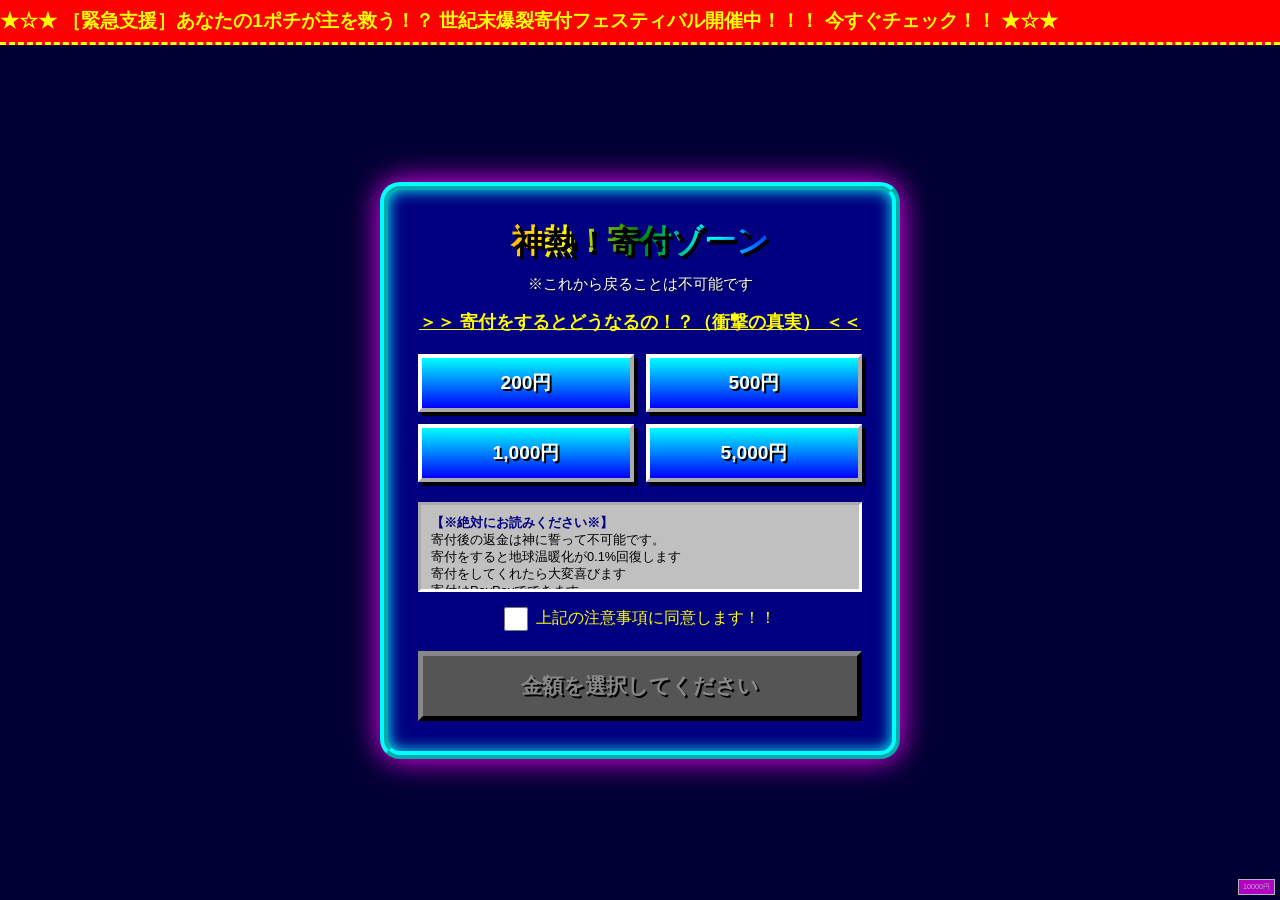
<file: donate/index.html>
<!DOCTYPE html>
<html lang="ja">
<head>
  <meta charset="UTF-8">
  <meta name="viewport" content="width=device-width, initial-scale=1.0">
  <title>★☆★ 乞食 ★☆★</title>
  <style>
    :root {
      --primary-color: #0000ff; /* 平成感のある原色に近い青 */
      --rainbow-grad: linear-gradient(90deg, red, orange, yellow, green, cyan, blue, violet);
    }

    * {
      box-sizing: border-box;
      margin: 0;
      padding: 0;
    }

    body {
      font-family: "MS UI Gothic", "Comic Sans MS", "Arial", sans-serif; /* ダサいフォント指定 */
      background: #000033;
      color: #00ffff;
      display: flex;
      flex-direction: column;
      align-items: center;
      justify-content: center;
      min-height: 100vh;
      padding: 20px;
      position: relative;
      overflow-x: hidden;
      /* 背景狂気パターン */
      animation: retroBg 0.2s infinite alternate;
    }

    @keyframes retroBg {
      0% { background-color: #000033; }
      50% { background-color: #001144; }
      100% { background-color: #110033; }
    }

    /* ダサい流れるテロップ */
    .marquee-banner {
      width: 100%;
      background: red;
      color: yellow;
      font-weight: bold;
      font-size: 1.2rem;
      padding: 8px 0;
      white-space: nowrap;
      overflow: hidden;
      position: fixed;
      top: 0;
      left: 0;
      z-index: 100;
      border-bottom: 3px dashed yellow;
    }

    .marquee-inner {
      display: inline-block;
      animation: marquee 8s linear infinite;
    }

    @keyframes marquee {
      0% { transform: translateX(100vw); }
      100% { transform: translateX(-100%); }
    }

    /* メインカード（激ダサ立体枠線） */
    .donation-card {
      background: #000080;
      border: 8px ridge #00ffff;
      border-radius: 20px;
      box-shadow: 0 0 30px #ff00ff, inset 0 0 15px #00ffff;
      width: 100%;
      max-width: 520px;
      padding: 30px;
      text-align: center;
      position: relative;
      z-index: 10;
      margin-top: 40px;
      animation: cardRave 3s infinite ease-in-out alternate;
    }

    @keyframes cardRave {
      0% { transform: scale(1) rotate(0deg); }
      25% { transform: scale(1.02) rotate(1deg) translateY(-3px); }
      75% { transform: scale(0.98) rotate(-1deg) translateY(3px); }
      100% { transform: scale(1.01) rotate(0.5deg); }
    }

    /* 虹色ダサタイトル */
    h1 {
      font-size: 2rem;
      background: var(--rainbow-grad);
      -webkit-background-clip: text;
      -webkit-text-fill-color: transparent;
      margin-bottom: 10px;
      text-shadow: 3px 3px 0px #000;
      animation: rainbowMove 1s linear infinite, shake 0.1s infinite alternate;
    }

    @keyframes rainbowMove {
      0% { filter: hue-rotate(0deg); }
      100% { filter: hue-rotate(360deg); }
    }

    @keyframes shake {
      0% { transform: translate(1px, 1px); }
      100% { transform: translate(-1px, -1px); }
    }



    p.description {
      font-size: 0.95rem;
      color: #ffffff;
      margin-bottom: 15px;
      text-shadow: 1px 1px 2px #000;
    }

    /* ダサい点滅リンク */
    .info-link {
      display: inline-block;
      margin-bottom: 20px;
      color: #ffff00;
      font-weight: bold;
      font-size: 1.1rem;
      text-decoration: underline;
      animation: blink 0.4s infinite alternate;
    }

    @keyframes blink {
      0% { opacity: 1; transform: scale(1); }
      100% { opacity: 0.2; transform: scale(1.1); }
    }

    /* 金額ボタンエリア */
    .amount-buttons {
      display: grid;
      grid-template-columns: repeat(2, 1fr);
      gap: 12px;
      margin-bottom: 20px;
    }

    /* 超絶ダサい立体感爆発ボタン */
    .btn-amount {
      background: linear-gradient(180deg, #00ffff 0%, #0000ff 100%);
      border: 4px outset #ffffff;
      color: #ffffff;
      padding: 12px;
      font-size: 1.2rem;
      font-weight: bold;
      cursor: pointer;
      text-shadow: 2px 2px 0px #000;
      box-shadow: 4px 4px 0px #000;
      animation: btnJiggle 2s infinite ease-in-out;
    }

    .btn-amount:nth-child(even) { animation-delay: 1s; }

    @keyframes btnJiggle {
      0%, 100% { transform: scale(1); }
      50% { transform: scale(1.04) rotate(-1deg); }
    }

    .btn-amount:hover {
      background: linear-gradient(180deg, #ff00ff 0%, #880088 100%);
      border-style: inset;
      transform: scale(1.1) !important;
    }

    .btn-amount.selected {
      background: linear-gradient(180deg, #00ff00 0%, #006600 100%);
      border-color: #ffff00;
      animation: selectedRave 0.15s infinite alternate;
    }

    @keyframes selectedRave {
      0% { box-shadow: 0 0 20px #00ff00; }
      100% { box-shadow: 0 0 30px #ffff00; }
    }

    /* 注意事項ボックス（レトロなウインドウ風） */
    .terms-box {
      background: #c0c0c0;
      color: #000;
      border: 3px inset #ffffff;
      padding: 10px;
      text-align: left;
      font-size: 0.8rem;
      margin-bottom: 15px;
      max-height: 90px;
      overflow-y: scroll;
    }

    .terms-box strong {
      color: #000080;
    }

    /* 同意チェックボックス（激しい主張） */
    .agreement-container {
      margin-bottom: 20px;
      display: flex;
      align-items: center;
      justify-content: center;
      gap: 8px;
      font-size: 1rem;
      color: #ffff00;
      cursor: pointer;
      animation: pulseText 0.8s infinite alternate;
    }

    @keyframes pulseText {
      0% { transform: scale(1); }
      100% { transform: scale(1.05); color: #ff00ff; }
    }

    .agreement-container input[type="checkbox"] {
      width: 24px;
      height: 24px;
      cursor: pointer;
    }

    /* 寄付ボタン（超カオス仕様） */
    .btn-submit {
      width: 100%;
      background: linear-gradient(180deg, #ff0000 0%, #880000 100%);
      color: #ffff00;
      border: 5px outset #ff00ff;
      padding: 16px;
      font-size: 1.3rem;
      font-weight: bold;
      cursor: pointer;
      text-shadow: 2px 2px 0px #000;
      box-shadow: 0 0 15px #ff0000;
    }

    .btn-submit:disabled {
      background: #555555;
      color: #888888;
      border-color: #333333;
      cursor: not-allowed;
      box-shadow: none;
      animation: none;
    }

    .btn-submit:not(:disabled) {
      animation: submitChaos 0.2s infinite linear;
    }

    @keyframes submitChaos {
      0% { transform: scale(1) rotate(0deg); filter: hue-rotate(0deg); }
      50% { transform: scale(1.06) rotate(-2deg); filter: hue-rotate(180deg); }
      100% { transform: scale(0.98) rotate(2deg); filter: hue-rotate(360deg); }
    }

    /* 右下に超小さく鎮座する10000円ボタン（※今度は逃げないで押せる！） */
    .btn-tiny-secret {
      position: fixed;
      bottom: 5px;
      right: 5px;
      font-size: 0.45rem; /* 超ちっちゃい */
      padding: 2px 4px;
      background: #ff00ff;
      color: #ffffff;
      border: 1px solid #ffffff;
      cursor: pointer;
      z-index: 999;
      opacity: 0.7;
    }

    .btn-tiny-secret:hover {
      opacity: 1;
      transform: scale(2); /* ホバーするとちょっと大きくなって押しやすくなる優しさ */
      background: #00ff00;
      color: #000000;
    }

    .btn-tiny-secret.selected {
      background: #00ffff;
      color: #000;
      font-weight: bold;
      opacity: 1;
    }

    /* 画面を舞うダサ爆発パーティクル */
    .particle {
      position: fixed;
      pointer-events: none;
      z-index: 9999;
      font-weight: bold;
      font-size: 1.5rem;
      animation: particleFly 1.2s forwards ease-out;
    }

    @keyframes particleFly {
      0% { transform: translate(0, 0) scale(1) rotate(0deg); opacity: 1; }
      100% { transform: translate(var(--dx), var(--dy)) scale(3) rotate(720deg); opacity: 0; }
    }
  </style>
</head>
<body>

  <!-- ダサい流れる文字 -->
  <div class="marquee-banner">
    <div class="marquee-inner">
      ★☆★ ［緊急支援］あなたの1ポチが主を救う！？ 世紀末爆裂寄付フェスティバル開催中！！！ 今すぐチェック！！ ★☆★
    </div>
  </div>

  <div class="donation-card">
    <h1>神熱！寄付ゾーン</h1>
    


    <p class="description">※これから戻ることは不可能です</p>
    
    <a href="about.html" class="info-link">＞＞ 寄付をするとどうなるの！？（衝撃の真実） ＜＜</a>

    <div id="amount-buttons-container" class="amount-buttons"></div>

    <div class="terms-box">
      <strong>【※絶対にお読みください※】</strong>
      <ul>
        <li>寄付後の返金は神に誓って不可能です。</li>
        <li>寄付をすると地球温暖化が0.1%回復します</li>
        <li>寄付をしてくれたら大変喜びます</li>
        <li>寄付はPayPayでできます</li>
        <li>もしリンクが切れてたらお問い合わせで更新しろゴルァと送信してください</li>
      </ul>
    </div>

    <label class="agreement-container">
      <input type="checkbox" id="agree-checkbox">
      <span>上記の注意事項に同意します！！</span>
    </label>

    <button type="button" id="submit-btn" class="btn-submit" disabled>
      金額を選択してください
    </button>
  </div>

  <div id="secret-buttons-container"></div>

  <script>
    // --------------------------------------------------
    // 設定（コンフィグ）
    // --------------------------------------------------
    const DONATION_CONFIG = {
      amounts: [
        { amount: 200, label: "200円", redirectUrl: "https://link.tunaisinbox.f5.si/paypay200yen" },
        { amount: 500, label: "500円", redirectUrl: "https://link.tunaisinbox.f5.si/paypay500yen" },
        { amount: 1000, label: "1,000円", redirectUrl: "https://link.tunaisinbox.f5.si/paypay1000yen" },
        { amount: 5000, label: "5,000円", redirectUrl: "https://link.tunaisinbox.f5.si/paypay5000yen" },
        // 右下の超ちっちゃい10,000円（※今回は逃げずにちゃんと押せます！）
        { amount: 10000, label: "10000円", redirectUrl: "https://link.tunaisinbox.f5.si/paypay10000yen", isSecret: true }
      ]
    };

    // 効果音 (sound.mp3) の読み込み処理
    function playExplosionSound() {
      try {
        const audio = new Audio('sound.mp3');
        audio.volume = 0.8;
        audio.play().catch(e => console.log("オーディオ再生ブロック:", e));
      } catch (e) {
        console.log("音源の読み込みエラー", e);
      }
    }

    let selectedItem = null;
    const amountContainer = document.getElementById('amount-buttons-container');
    const secretContainer = document.getElementById('secret-buttons-container');
    const agreeCheckbox = document.getElementById('agree-checkbox');
    const submitBtn = document.getElementById('submit-btn');

    // --------------------------------------------------
    // 金額ボタンの生成
    // --------------------------------------------------
    DONATION_CONFIG.amounts.forEach(item => {
      const button = document.createElement('button');
      button.type = 'button';
      button.textContent = item.label;

      if (item.isSecret) {
        button.className = 'btn-tiny-secret btn-amount-item';
        secretContainer.appendChild(button);
      } else {
        button.className = 'btn-amount btn-amount-item';
        amountContainer.appendChild(button);
      }

      button.addEventListener('click', (e) => {
        // 爆発音を再生！
        playExplosionSound();

        document.querySelectorAll('.btn-amount-item').forEach(b => b.classList.remove('selected'));
        button.classList.add('selected');
        selectedItem = item;

        // 画面シェイク＆爆発文字発生
        shakeScreen(item.isSecret ? 30 : 10);
        spawnParticles(e.clientX, e.clientY, item.isSecret ? "💥THX💥" : "💥DONATION💥");

        updateSubmitButtonState();
      });
    });

    agreeCheckbox.addEventListener('change', () => {
      playExplosionSound();
      if (agreeCheckbox.checked) {
        spawnParticles(window.innerWidth / 2, window.innerHeight / 2, "💥");
      }
      updateSubmitButtonState();
    });

    function updateSubmitButtonState() {
      const isAgreed = agreeCheckbox.checked;

      if (selectedItem && isAgreed) {
        submitBtn.disabled = false;
        submitBtn.textContent = `🔥 ${Number(selectedItem.amount).toLocaleString()}円を乞食野郎に寄付する！ 🔥`;
      } else {
        submitBtn.disabled = true;
        if (!selectedItem) {
          submitBtn.textContent = "金額を選択してください";
        } else if (!isAgreed) {
          submitBtn.textContent = "注意事項に同意してください";
        }
      }
    }

    // 画面揺れ演出
    function shakeScreen(intensity = 10) {
      let count = 0;
      const interval = setInterval(() => {
        const rx = (Math.random() - 0.5) * intensity;
        const ry = (Math.random() - 0.5) * intensity;
        document.body.style.transform = `translate(${rx}px, ${ry}px)`;
        count++;
        if (count > 12) {
          clearInterval(interval);
          document.body.style.transform = 'translate(0, 0)';
        }
      }, 25);
    }

    // 爆発パーティクル
    function spawnParticles(x, y, text) {
      for (let i = 0; i < 12; i++) {
        const p = document.createElement('div');
        p.className = 'particle';
        p.textContent = text;
        p.style.left = `${x}px`;
        p.style.top = `${y}px`;
        p.style.color = ['#ff0000', '#00ff00', '#ffff00', '#ff00ff', '#00ffff'][Math.floor(Math.random() * 5)];

        const dx = (Math.random() - 0.5) * 400;
        const dy = (Math.random() - 0.5) * 400;
        p.style.setProperty('--dx', `${dx}px`);
        p.style.setProperty('--dy', `${dy}px`);

        document.body.appendChild(p);
        setTimeout(() => p.remove(), 1200);
      }
    }

    // 送信ボタンクリック時の最終大爆発リダイレクト
    submitBtn.addEventListener('click', () => {
      if (!submitBtn.disabled && selectedItem && selectedItem.redirectUrl) {
        playExplosionSound();
        
        // 超連続爆発
        for(let i=0; i<5; i++) {
          setTimeout(() => {
            playExplosionSound();
            shakeScreen(40);
            spawnParticles(Math.random() * window.innerWidth, Math.random() * window.innerHeight, "💣BIG BANG💣");
          }, i * 150);
        }

        document.body.style.transition = "all 1s ease-in";
        document.body.style.transform = "scale(0) rotate(1440deg)";
        document.body.style.filter = "invert(100%)";

        setTimeout(() => {
          window.location.href = selectedItem.redirectUrl;
        }, 1000);
      }
    });
  </script>
</body>
</html>
</file>
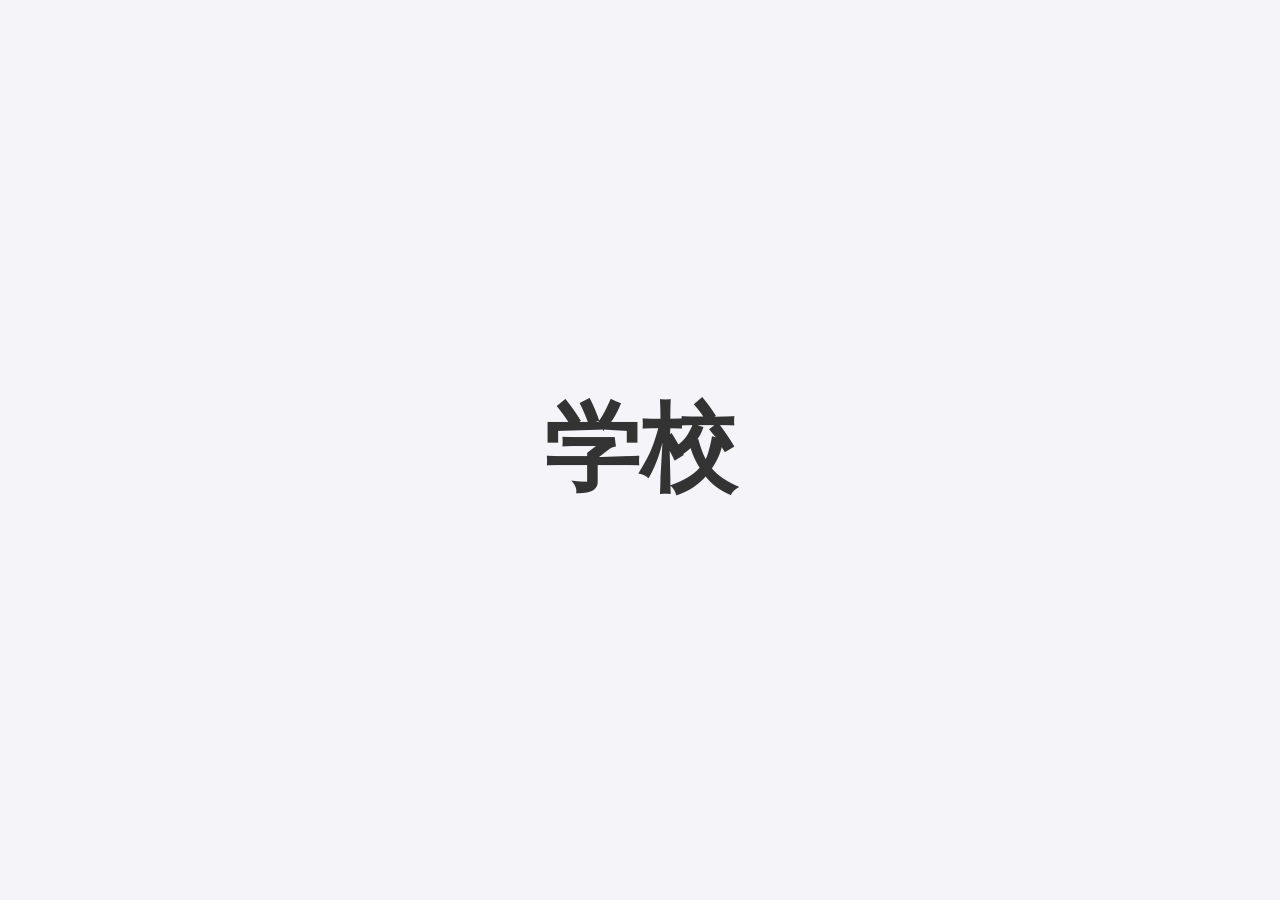
<file: school/index.html>
<!DOCTYPE html>
<html lang="ja">
<head>
    <meta charset="UTF-8">
    <meta name="viewport" content="width=device-width, initial-scale=1.0">
    <title>学校へ</title>
    <style>
        body {
            margin: 0;
            display: flex;
            justify-content: center;
            align-items: center;
            height: 100vh;
            font-family: sans-serif;
            background-color: #f4f4f9;
        }
        .center-text {
            font-size: 6rem; /* サイズを大きく変更 */
            font-weight: bold;
            color: #333;
            text-align: center;
        }
    </style>
</head>
<body>

    <div class="center-text">学校</div>

</body>
</html>
</file>
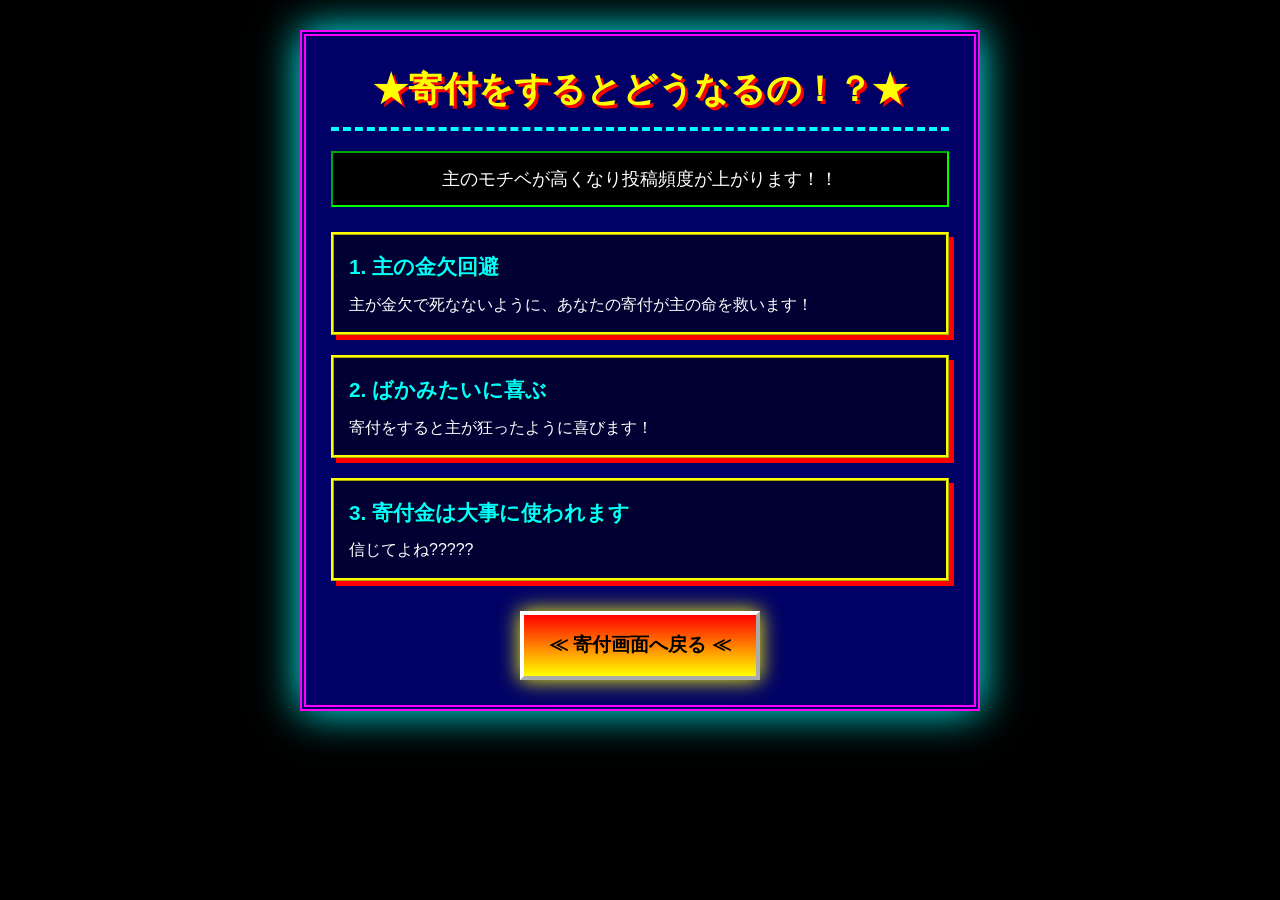
<file: about.html>
<!DOCTYPE html>
<html lang="ja">
<head>
  <meta charset="UTF-8">
  <meta name="viewport" content="width=device-width, initial-scale=1.0">
  <title>★寄付をするとどうなるの?★</title>
  <style>
    * {
      box-sizing: border-box;
      margin: 0;
      padding: 0;
    }

    body {
      font-family: "MS UI Gothic", "Comic Sans MS", sans-serif;
      background: #000000;
      color: #00ff00;
      padding: 30px 15px;
      line-height: 1.6;
      overflow-x: hidden;
      animation: bgPulse 1s infinite alternate;
    }

    @keyframes bgPulse {
      0% { background-color: #000000; }
      100% { background-color: #1a001a; }
    }

    .container {
      max-width: 680px;
      margin: 0 auto;
      background: #000066;
      border: 6px double #ff00ff;
      padding: 25px;
      box-shadow: 0 0 40px #00ffff;
      position: relative;
      animation: containerSpin 10s infinite linear alternate;
    }

    @keyframes containerSpin {
      0% { transform: rotate(0deg); }
      50% { transform: rotate(1deg) scale(1.01); }
      100% { transform: rotate(-1deg); }
    }

    h1 {
      color: #ffff00;
      font-size: 2.2rem;
      text-align: center;
      margin-bottom: 20px;
      text-shadow: 3px 3px 0px #ff0000;
      border-bottom: 4px dashed #00ffff;
      padding-bottom: 10px;
      animation: titleBlink 0.3s infinite alternate;
    }

    @keyframes titleBlink {
      0% { opacity: 1; }
      100% { opacity: 0.7; color: #ff00ff; }
    }

    .intro-text {
      font-size: 1.1rem;
      color: #ffffff;
      background: #000;
      border: 2px inset #00ff00;
      padding: 12px;
      margin-bottom: 25px;
      text-align: center;
    }

    .use-case-list {
      display: flex;
      flex-direction: column;
      gap: 20px;
      margin-bottom: 30px;
    }

    .use-case-card {
      background: #000033;
      border: 3px ridge #ffff00;
      padding: 15px;
      box-shadow: 5px 5px 0px #ff0000;
      transition: transform 0.2s;
    }

    .use-case-card:hover {
      transform: scale(1.05) rotate(-1deg);
      background: #330033;
    }

    .use-case-card h2 {
      font-size: 1.3rem;
      color: #00ffff;
      margin-bottom: 8px;
      text-shadow: 1px 1px 0px #000;
    }

    .use-case-card p {
      font-size: 1rem;
      color: #ffffff;
    }

    .btn-back {
      display: block;
      width: 240px;
      margin: 0 auto;
      background: linear-gradient(180deg, #ff0000 0%, #ffff00 100%);
      color: #000000;
      text-decoration: none;
      padding: 15px;
      border: 4px outset #ffffff;
      font-weight: bold;
      font-size: 1.2rem;
      text-align: center;
      box-shadow: 0 0 20px #ffff00;
      animation: backBtnRave 0.2s infinite alternate;
    }

    @keyframes backBtnRave {
      0% { transform: scale(1); filter: hue-rotate(0deg); }
      100% { transform: scale(1.08); filter: hue-rotate(180deg); }
    }
  </style>
</head>
<body>

  <div class="container">
    <h1 id="page-title">Loading...</h1>
    <p id="page-intro" class="intro-text"></p>

    <div id="use-cases-container" class="use-case-list"></div>

    <a href="index.html" id="back-link" class="btn-back">≪ 寄付画面へ戻る ≪</a>
  </div>

  <script>
    // --------------------------------------------------
    // コンフィグ（文章設定）
    // --------------------------------------------------
    const PAGE_CONFIG = {
      title: "★寄付をするとどうなるの！？★",
      intro: "主のモチベが高くなり投稿頻度が上がります！！",
      useCases: [
        {
          heading: " 1. 主の金欠回避",
          description: "主が金欠で死なないように、あなたの寄付が主の命を救います！"
        },
        {
          heading: " 2. ばかみたいに喜ぶ",
          description: "寄付をすると主が狂ったように喜びます！"
        },
        {
          heading: " 3. 寄付金は大事に使われます",
          description: "信じてよね?????"
        }
      ]
    };

    // 音声再生
    function playSound() {
      try {
        const audio = new Audio('sound.mp3');
        audio.volume = 0.6;
        audio.play().catch(e => {});
      } catch(e) {}
    }

    document.addEventListener("DOMContentLoaded", () => {
      document.getElementById("page-title").textContent = PAGE_CONFIG.title;
      document.getElementById("page-intro").textContent = PAGE_CONFIG.intro;

      const container = document.getElementById("use-cases-container");
      container.innerHTML = "";

      PAGE_CONFIG.useCases.forEach(item => {
        const card = document.createElement("div");
        card.className = "use-case-card";
        
        card.innerHTML = `
          <h2>${item.heading}</h2>
          <p>${item.description}</p>
        `;

        card.addEventListener('click', () => {
          playSound();
        });

        container.appendChild(card);
      });

      document.getElementById("back-link").addEventListener("click", () => {
        playSound();
      });
    });
  </script>
</body>
</html>
</file>
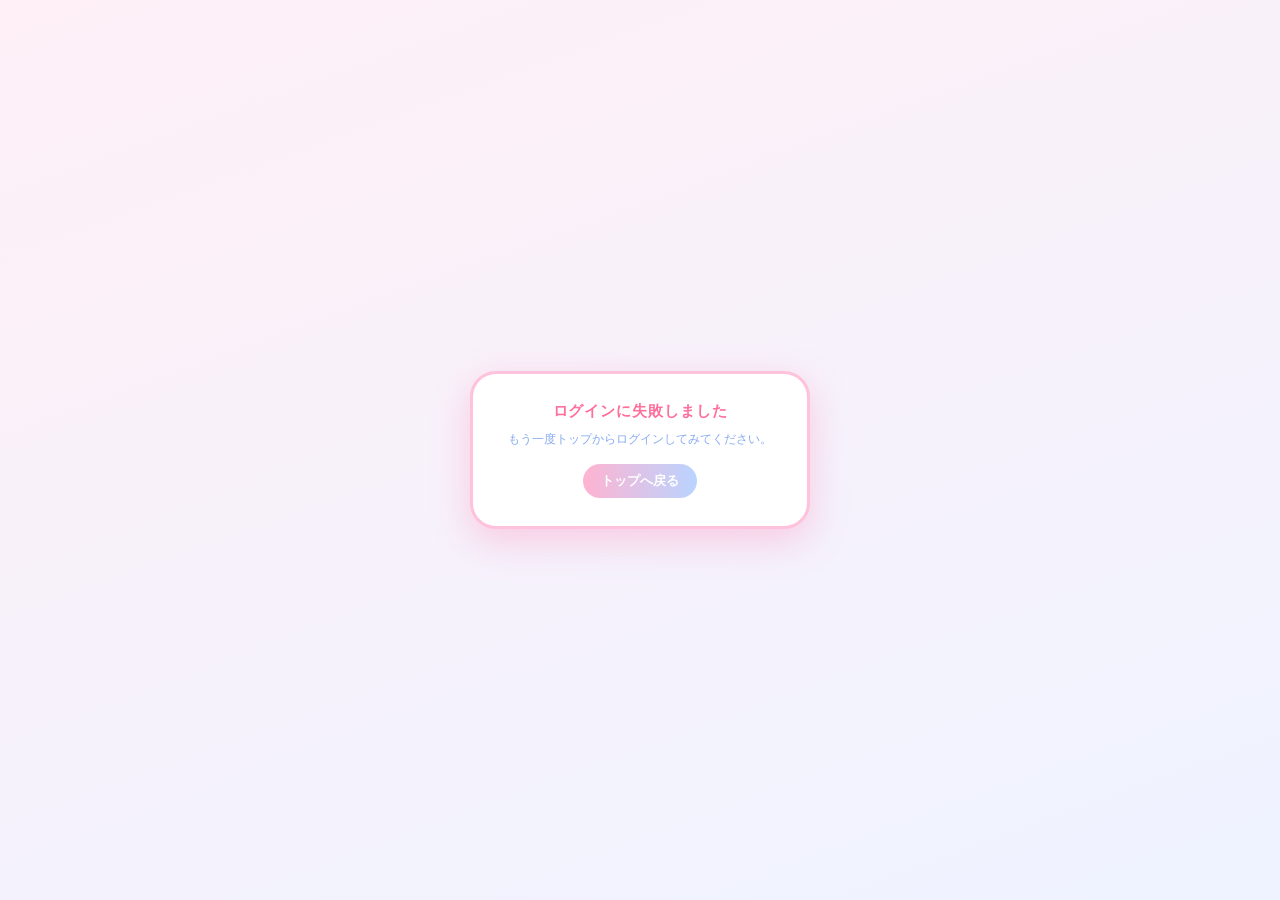
<file: callback.html>
<!DOCTYPE html>
<html lang="ja">
<head>
  <meta charset="UTF-8">
  <meta name="viewport" content="width=device-width, initial-scale=1.0">
  <meta name="robots" content="noindex, nofollow">
  <title>ログイン中…</title>
  <style>
    * { margin: 0; padding: 0; box-sizing: border-box; }
    body {
      min-height: 100vh; display: flex; align-items: center; justify-content: center; padding: 16px;
      background: linear-gradient(160deg, #fff0f7 0%, #eef3ff 100%);
      font-family: 'Hiragino Maru Gothic ProN', 'Arial Rounded MT Bold', 'Yu Gothic UI', 'Hiragino Kaku Gothic ProN', sans-serif;
    }
    .card {
      width: 100%; max-width: 340px; padding: 28px 20px; text-align: center; background: #fff;
      border: 3px solid #ffc2dc; border-radius: 26px; box-shadow: 0 12px 36px rgba(255, 130, 180, .35);
    }
    .ring {
      width: 44px; height: 44px; margin: 0 auto 14px; border-radius: 50%;
      border: 5px solid rgba(255, 173, 207, .25); border-top-color: #ff9fc6; animation: spin .9s linear infinite;
    }
    @keyframes spin { to { transform: rotate(360deg); } }
    .msg { font-size: 15px; font-weight: 700; letter-spacing: .06em; color: #ff8fb8; }
    .sub { margin-top: 8px; font-size: 12px; line-height: 1.7; color: #86aaf0; }
    .err .ring { display: none; }
    .err .msg { color: #ff6f9c; }
    a { display: inline-block; margin-top: 14px; padding: 8px 18px; border-radius: 99px; font-weight: 700; font-size: 13px;
        color: #fff; text-decoration: none; background: linear-gradient(90deg, #ffb3d1, #b9d4ff); }
    a[hidden] { display: none; }
  </style>
</head>
<body>
  <div class="card" id="card">
    <div class="ring"></div>
    <div class="msg" id="msg">ログインしています…</div>
    <div class="sub" id="sub">少しだけ待ってね</div>
    <a href="/" id="home" hidden>トップへ戻る</a>
  </div>

  <script src="https://account.tunaisinbox.workers.dev/sdk.js"></script>
  <script>
    // login.js と同じ値にしてください
    var CLIENT_ID = "client_id: tuna_b38ce56b02e68aa355c0";
    var REDIRECT  = "https://tunaisinbox.f5.si/callback";

    function fail(text) {
      document.getElementById("card").className = "card err";
      document.getElementById("msg").textContent = text;
      document.getElementById("sub").textContent = "もう一度トップからログインしてみてください。";
      document.getElementById("home").hidden = false;
    }

    try {
      TunaAuth.init({ clientId: CLIENT_ID, redirectUri: REDIRECT });
      TunaAuth.finish().then(function (user) {
        if (!user) return fail("ログインできませんでした");
        try { localStorage.setItem("tuna_user", JSON.stringify({ tunaid: user.tunaid, name: user.name })); } catch (e) {}
        location.replace("/");
      }).catch(function () { fail("ログインに失敗しました"); });
    } catch (e) {
      fail("ログインに失敗しました");
    }
  </script>
</body>
</html>
</file>
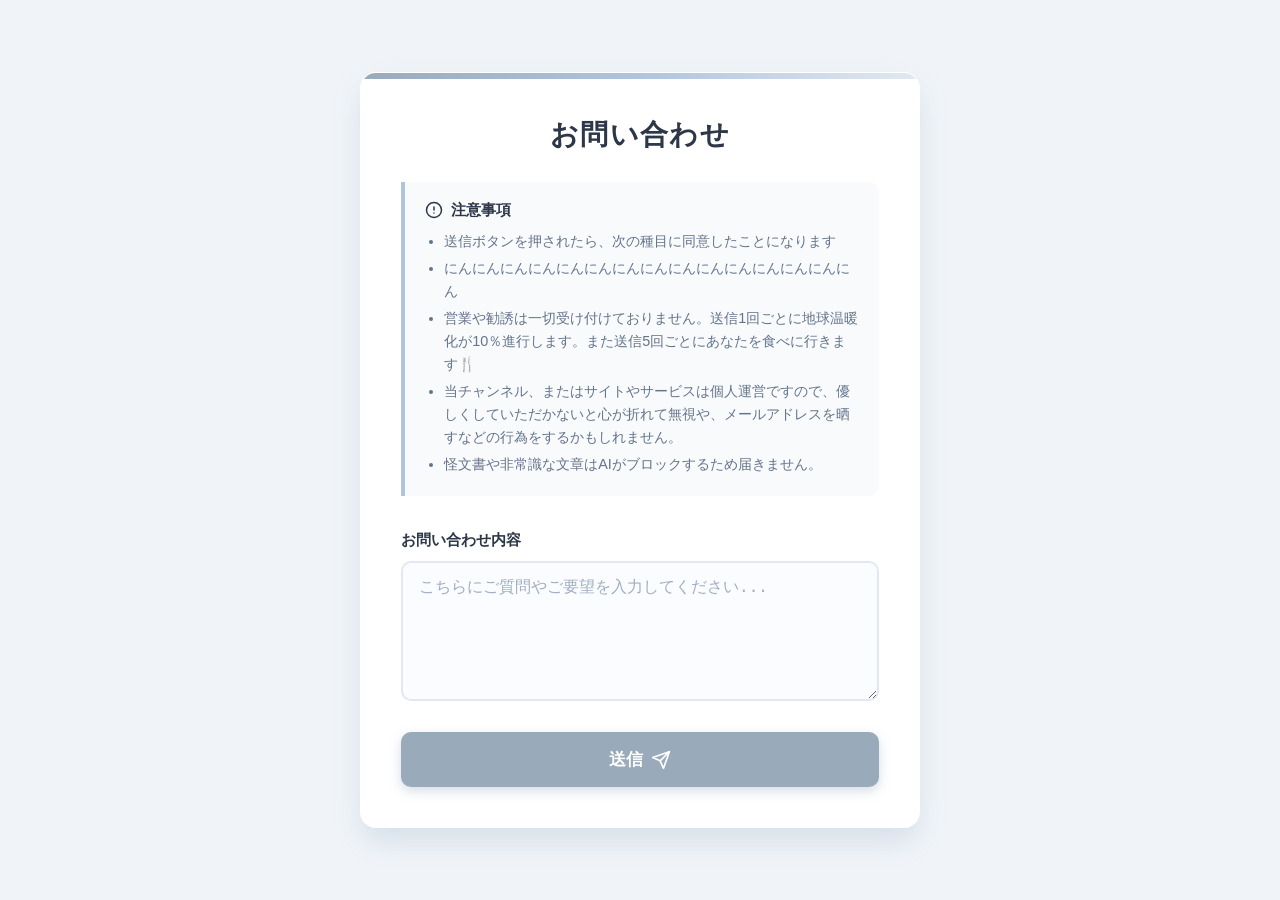
<file: otoiawasefoooom.html>
<!DOCTYPE html>
<html lang="ja">
<head>
  <meta charset="UTF-8">
  <meta name="viewport" content="width=device-width, initial-scale=1.0">
  <title>お問い合わせフォーム</title>
  <style>
    /* ==============================================
       カラーパレット & デザイン変数
       ============================================== */
    :root {
      --color-main: #99AABB;         /* メインカラー */
      --color-main-hover: #8899AA;   /* ホバー時メイン */
      --color-highlight: #E2E8F0;    /* ハイライト */
      --color-shadow: #B0C4DE;       /* シャドウ / アクセント */
      --color-bg: #F0F4F8;           /* 白っぽいちょっと黒い水色 */
      --color-card-bg: #FFFFFF;      /* カード背景 */
      --color-text: #2D3748;         /* 主テキスト（見やすさ重視） */
      --color-text-muted: #64748B;   /* 補足テキスト */
      --color-error: #E53E3E;        /* エラー色 */
      --radius-lg: 16px;
      --radius-md: 10px;
      --transition-smooth: all 0.3s cubic-bezier(0.4, 0, 0.2, 1);
    }

    /* ==============================================
       ベーススタイル
       ============================================== */
    * {
      box-sizing: border-box;
      margin: 0;
      padding: 0;
    }

    body {
      font-family: -apple-system, BlinkMacSystemFont, "Segoe UI", Roboto, "Helvetica Neue", Arial, sans-serif;
      background-color: var(--color-bg);
      color: var(--color-text);
      min-height: 100vh;
      display: flex;
      justify-content: center;
      align-items: center;
      padding: 2rem 1rem;
      line-height: 1.6;
    }

    /* ==============================================
       カードコンテナ & アニメーション
       ============================================== */
    .form-card {
      background: var(--color-card-bg);
      width: 100%;
      max-width: 560px;
      padding: 2.5rem;
      border-radius: var(--radius-lg);
      border: 1px solid rgba(255, 255, 255, 0.8);
      /* 立体感のあるソフトな二重シャドウ */
      box-shadow: 
        0 10px 30px -5px rgba(176, 196, 222, 0.3),
        0 20px 25px -5px rgba(153, 170, 187, 0.15);
      animation: fadeInSlideUp 0.8s cubic-bezier(0.16, 1, 0.3, 1);
      position: relative;
      overflow: hidden;
    }

    /* カード上部のアクセントライン */
    .form-card::before {
      content: '';
      position: absolute;
      top: 0;
      left: 0;
      width: 100%;
      height: 6px;
      background: linear-gradient(90deg, var(--color-main), var(--color-shadow), var(--color-highlight));
    }

    .form-title {
      font-size: 1.75rem;
      font-weight: 700;
      color: var(--color-text);
      margin-bottom: 1.5rem;
      text-align: center;
      letter-spacing: 0.05em;
    }

    /* ==============================================
       注意事項エリア (CONFIGで流し込み)
       ============================================== */
    .notice-box {
      background-color: #F8FAFC;
      border-left: 4px solid var(--color-shadow);
      padding: 1rem 1.25rem;
      border-radius: 0 var(--radius-md) var(--radius-md) 0;
      margin-bottom: 2rem;
      font-size: 0.9rem;
      color: var(--color-text-muted);
      animation: fadeIn 1s ease-out 0.2s both;
    }

    .notice-box h3 {
      font-size: 0.95rem;
      color: var(--color-text);
      margin-bottom: 0.5rem;
      display: flex;
      align-items: center;
      gap: 0.5rem;
    }

    .notice-box ul {
      padding-left: 1.2rem;
    }

    .notice-box li {
      margin-bottom: 0.25rem;
    }

    /* ==============================================
       フォーム要素
       ============================================== */
    .form-group {
      margin-bottom: 1.5rem;
      position: relative;
    }

    .form-label {
      display: block;
      font-weight: 600;
      font-size: 0.95rem;
      margin-bottom: 0.5rem;
      color: var(--color-text);
      transition: var(--transition-smooth);
    }

    .form-control {
      width: 100%;
      padding: 0.875rem 1rem;
      font-size: 1rem;
      color: var(--color-text);
      background-color: #FAFCFF;
      border: 2px solid var(--color-highlight);
      border-radius: var(--radius-md);
      outline: none;
      transition: var(--transition-smooth);
      resize: vertical;
    }

    /* 入力エリアフォーカス時のアニメーション */
    .form-control:focus {
      background-color: #FFFFFF;
      border-color: var(--color-main);
      box-shadow: 0 0 0 4px rgba(153, 170, 187, 0.25);
      transform: translateY(-2px);
    }

    .form-control::placeholder {
      color: #A0AEC0;
    }

    textarea.form-control {
      min-height: 140px;
    }

    /* ==============================================
       送信ボタン & インタラクション
       ============================================== */
    .btn-submit {
      width: 100%;
      padding: 1rem;
      font-size: 1.05rem;
      font-weight: 700;
      color: #FFFFFF;
      background-color: var(--color-main);
      border: none;
      border-radius: var(--radius-md);
      cursor: pointer;
      transition: var(--transition-smooth);
      box-shadow: 0 4px 12px rgba(153, 170, 187, 0.4);
      display: flex;
      justify-content: center;
      align-items: center;
      gap: 0.5rem;
      position: relative;
      overflow: hidden;
    }

    /* リップル（波紋）用 */
    .btn-submit::after {
      content: '';
      position: absolute;
      top: 50%;
      left: 50%;
      width: 0;
      height: 0;
      background: rgba(255, 255, 255, 0.3);
      border-radius: 50%;
      transform: translate(-50%, -50%);
      transition: width 0.6s ease-out, height 0.6s ease-out;
    }

    .btn-submit:hover {
      background-color: var(--color-main-hover);
      transform: translateY(-3px);
      box-shadow: 0 8px 20px rgba(153, 170, 187, 0.5);
    }

    .btn-submit:active {
      transform: translateY(-1px);
      box-shadow: 0 4px 10px rgba(153, 170, 187, 0.3);
    }

    .btn-submit:active::after {
      width: 300px;
      height: 300px;
    }

    /* ==============================================
       キーフレームアニメーション
       ============================================== */
    @keyframes fadeInSlideUp {
      from {
        opacity: 0;
        transform: translateY(30px) scale(0.98);
      }
      to {
        opacity: 1;
        transform: translateY(0) scale(1);
      }
    }

    @keyframes fadeIn {
      from { opacity: 0; }
      to { opacity: 1; }
    }

    @keyframes shake {
      0%, 100% { transform: translateX(0); }
      20%, 60% { transform: translateX(-6px); }
      40%, 80% { transform: translateX(6px); }
    }

    .shake {
      animation: shake 0.4s ease-in-out;
    }
  </style>
</head>
<body>

  <div class="form-card">
    <h1 class="form-title">お問い合わせ</h1>

    <!-- JSで設定（CONFIG）した注意事項がここに入ります -->
    <div class="notice-box" id="noticeBox">
      <h3>
        <svg width="18" height="18" viewBox="0 0 24 24" fill="none" stroke="currentColor" stroke-width="2" stroke-linecap="round" stroke-linejoin="round"><circle cx="12" cy="12" r="10"></circle><line x1="12" y1="8" x2="12" y2="12"></line><line x1="12" y1="16" x2="12.01" y2="16"></line></svg>
        注意事項
      </h3>
      <ul id="noticeList"></ul>
    </div>

    <form id="contactForm">
      <div class="form-group">
        <label class="form-label" for="message">お問い合わせ内容</label>
        <textarea 
          id="message" 
          class="form-control" 
          placeholder="こちらにご質問やご要望を入力してください..." 
          required
        ></textarea>
      </div>

      <button type="submit" class="btn-submit" id="submitBtn">
        <span>送信</span>
        <svg width="20" height="20" viewBox="0 0 24 24" fill="none" stroke="currentColor" stroke-width="2" stroke-linecap="round" stroke-linejoin="round"><line x1="22" y1="2" x2="11" y2="13"></line><polygon points="22 2 15 22 11 13 2 9 22 2"></polygon></svg>
      </button>
    </form>
  </div>

  <script>
    /* ==============================================
       コンフィグ設定 (自由に書き換えてください)
       ============================================== */
    const CONFIG = {
      // 送信先のメールアドレス
      recipientEmail: "example@yourdomain.com",

      // 注意事項リスト
      notices: [
        "送信ボタンを押されたら、次の種目に同意したことになります",
        "にんにんにんにんにんにんにんにんにんにんにんにんにんにんにん",
        "営業や勧誘は一切受け付けておりません。送信1回ごとに地球温暖化が10％進行します。また送信5回ごとにあなたを食べに行きます🍴",
        "当チャンネル、またはサイトやサービスは個人運営ですので、優しくしていただかないと心が折れて無視や、メールアドレスを晒すなどの行為をするかもしれません。"  ,
        "怪文書や非常識な文章はAIがブロックするため届きません。",

      ]
    };

    /* ==============================================
       初期化処理
       ============================================== */
    document.addEventListener("DOMContentLoaded", () => {
      // 注意事項の書き込み
      const noticeList = document.getElementById("noticeList");
      CONFIG.notices.forEach(text => {
        const li = document.createElement("li");
        li.textContent = text;
        noticeList.appendChild(li);
      });
    });

    /* ==============================================
       送信処理 (mailto: 生成)
       ============================================== */
    const form = document.getElementById("contactForm");
    const messageInput = document.getElementById("message");
    const formCard = document.querySelector(".form-card");

    form.addEventListener("submit", (e) => {
      e.preventDefault();

      const messageValue = messageInput.value.trim();

      if (!messageValue) {
        // 未入力時はカードを揺らすアニメーション
        formCard.classList.add("shake");
        setTimeout(() => formCard.classList.remove("shake"), 400);
        return;
      }

      // 件名（Subject）は含めず、本文（Body）のみをURLエンコード
      const mailtoUrl = `mailto:${CONFIG.recipientEmail}?body=${encodeURIComponent(messageValue)}`;

      // メールアプリを開く
      window.location.href = mailtoUrl;
    });
  </script>
</body>
</html>
</file>
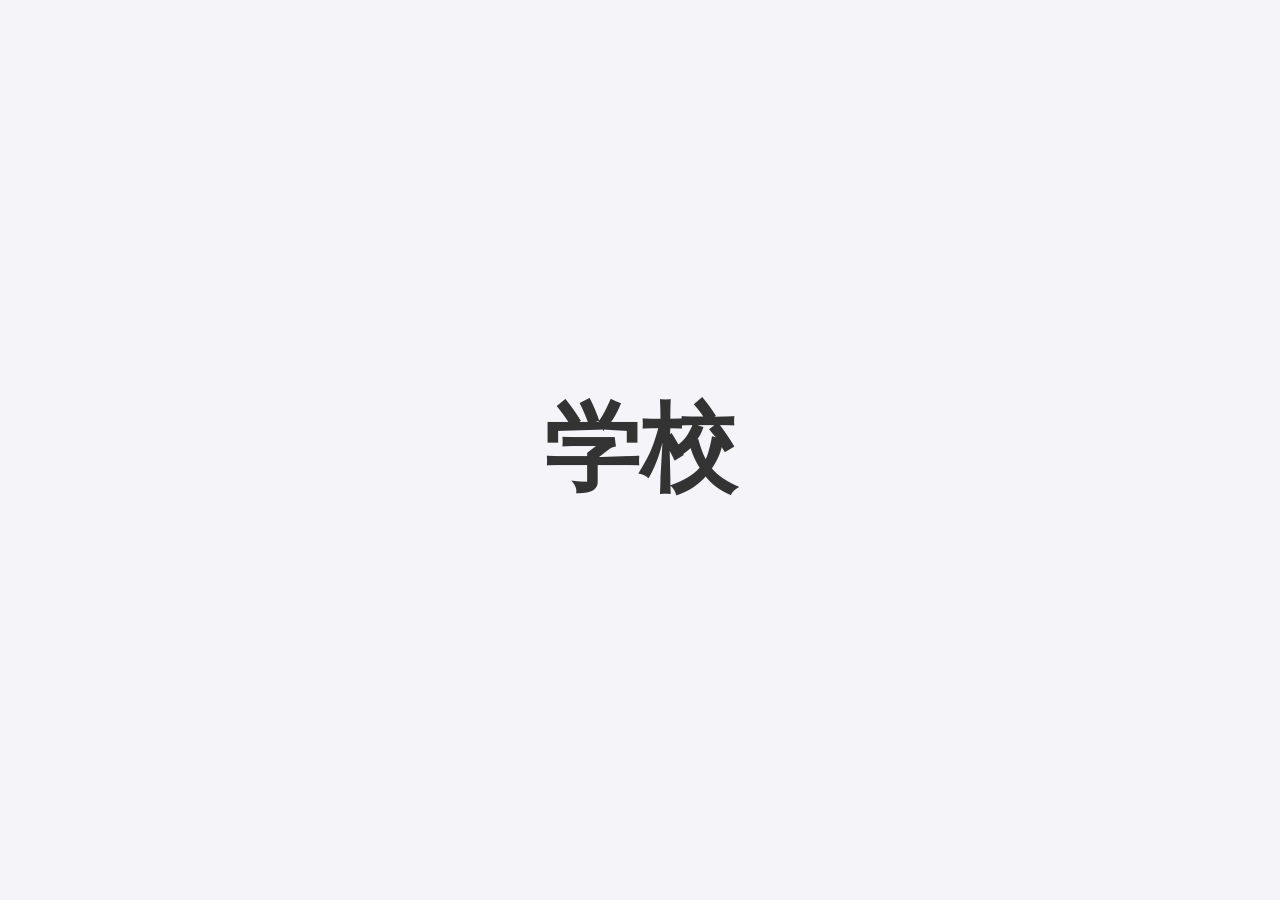
<file: school fckyou.html>
<!DOCTYPE html>
<html lang="ja">
<head>
    <meta charset="UTF-8">
    <meta name="viewport" content="width=device-width, initial-scale=1.0">
    <title>学校へ</title>
    <style>
        body {
            margin: 0;
            display: flex;
            justify-content: center;
            align-items: center;
            height: 100vh;
            font-family: sans-serif;
            background-color: #f4f4f9;
        }
        .center-text {
            font-size: 6rem; /* サイズを大きく変更 */
            font-weight: bold;
            color: #333;
            text-align: center;
        }
    </style>
</head>
<body>

    <div class="center-text">学校</div>

</body>
</html>
</file>
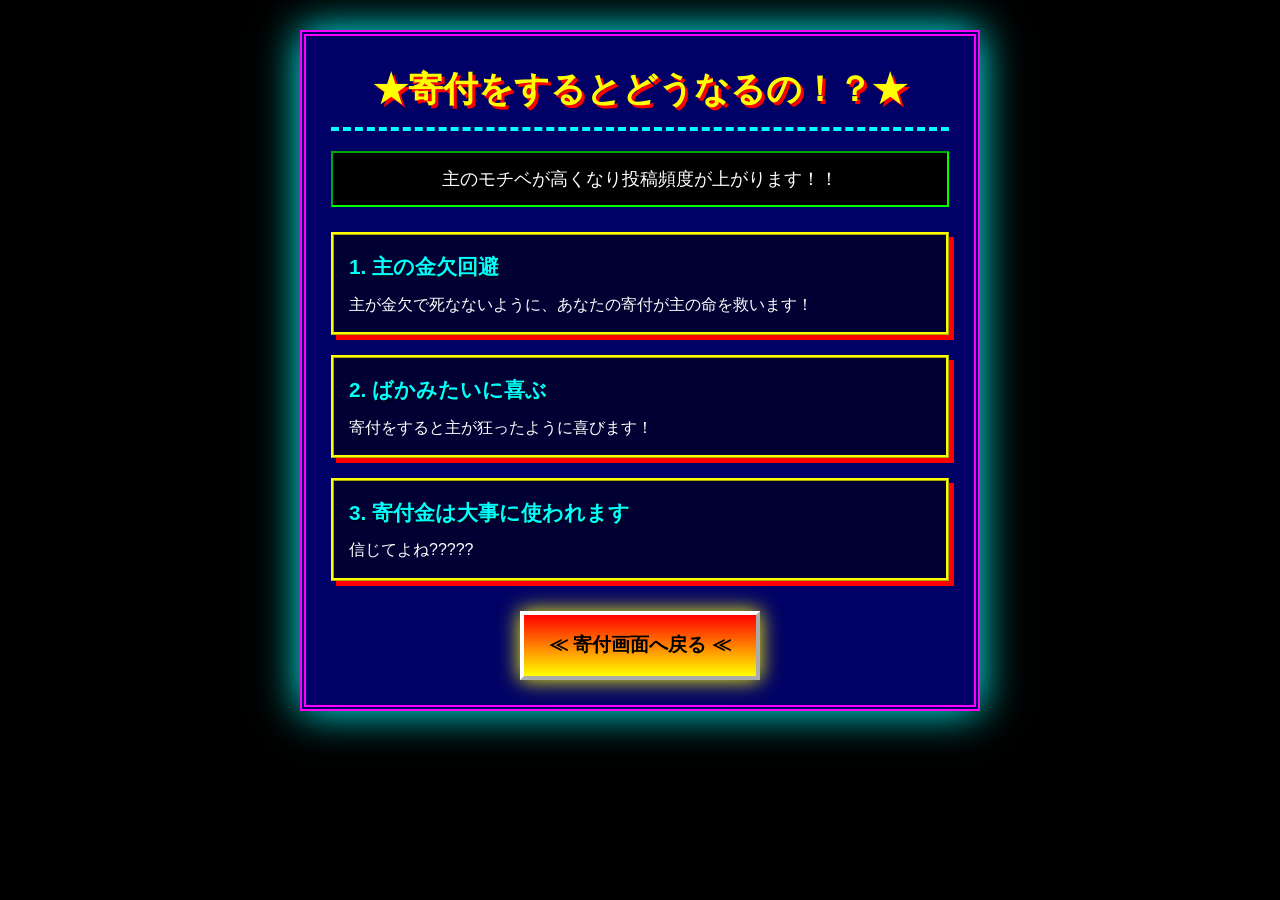
<file: donate/about.html>
<!DOCTYPE html>
<html lang="ja">
<head>
  <meta charset="UTF-8">
  <meta name="viewport" content="width=device-width, initial-scale=1.0">
  <title>★寄付をするとどうなるの?★</title>
  <style>
    * {
      box-sizing: border-box;
      margin: 0;
      padding: 0;
    }

    body {
      font-family: "MS UI Gothic", "Comic Sans MS", sans-serif;
      background: #000000;
      color: #00ff00;
      padding: 30px 15px;
      line-height: 1.6;
      overflow-x: hidden;
      animation: bgPulse 1s infinite alternate;
    }

    @keyframes bgPulse {
      0% { background-color: #000000; }
      100% { background-color: #1a001a; }
    }

    .container {
      max-width: 680px;
      margin: 0 auto;
      background: #000066;
      border: 6px double #ff00ff;
      padding: 25px;
      box-shadow: 0 0 40px #00ffff;
      position: relative;
      animation: containerSpin 10s infinite linear alternate;
    }

    @keyframes containerSpin {
      0% { transform: rotate(0deg); }
      50% { transform: rotate(1deg) scale(1.01); }
      100% { transform: rotate(-1deg); }
    }

    h1 {
      color: #ffff00;
      font-size: 2.2rem;
      text-align: center;
      margin-bottom: 20px;
      text-shadow: 3px 3px 0px #ff0000;
      border-bottom: 4px dashed #00ffff;
      padding-bottom: 10px;
      animation: titleBlink 0.3s infinite alternate;
    }

    @keyframes titleBlink {
      0% { opacity: 1; }
      100% { opacity: 0.7; color: #ff00ff; }
    }

    .intro-text {
      font-size: 1.1rem;
      color: #ffffff;
      background: #000;
      border: 2px inset #00ff00;
      padding: 12px;
      margin-bottom: 25px;
      text-align: center;
    }

    .use-case-list {
      display: flex;
      flex-direction: column;
      gap: 20px;
      margin-bottom: 30px;
    }

    .use-case-card {
      background: #000033;
      border: 3px ridge #ffff00;
      padding: 15px;
      box-shadow: 5px 5px 0px #ff0000;
      transition: transform 0.2s;
    }

    .use-case-card:hover {
      transform: scale(1.05) rotate(-1deg);
      background: #330033;
    }

    .use-case-card h2 {
      font-size: 1.3rem;
      color: #00ffff;
      margin-bottom: 8px;
      text-shadow: 1px 1px 0px #000;
    }

    .use-case-card p {
      font-size: 1rem;
      color: #ffffff;
    }

    .btn-back {
      display: block;
      width: 240px;
      margin: 0 auto;
      background: linear-gradient(180deg, #ff0000 0%, #ffff00 100%);
      color: #000000;
      text-decoration: none;
      padding: 15px;
      border: 4px outset #ffffff;
      font-weight: bold;
      font-size: 1.2rem;
      text-align: center;
      box-shadow: 0 0 20px #ffff00;
      animation: backBtnRave 0.2s infinite alternate;
    }

    @keyframes backBtnRave {
      0% { transform: scale(1); filter: hue-rotate(0deg); }
      100% { transform: scale(1.08); filter: hue-rotate(180deg); }
    }
  </style>
</head>
<body>

  <div class="container">
    <h1 id="page-title">Loading...</h1>
    <p id="page-intro" class="intro-text"></p>

    <div id="use-cases-container" class="use-case-list"></div>

    <a href="index.html" id="back-link" class="btn-back">≪ 寄付画面へ戻る ≪</a>
  </div>

  <script>
    // --------------------------------------------------
    // コンフィグ（文章設定）
    // --------------------------------------------------
    const PAGE_CONFIG = {
      title: "★寄付をするとどうなるの！？★",
      intro: "主のモチベが高くなり投稿頻度が上がります！！",
      useCases: [
        {
          heading: " 1. 主の金欠回避",
          description: "主が金欠で死なないように、あなたの寄付が主の命を救います！"
        },
        {
          heading: " 2. ばかみたいに喜ぶ",
          description: "寄付をすると主が狂ったように喜びます！"
        },
        {
          heading: " 3. 寄付金は大事に使われます",
          description: "信じてよね?????"
        }
      ]
    };

    // 音声再生
    function playSound() {
      try {
        const audio = new Audio('sound.mp3');
        audio.volume = 0.6;
        audio.play().catch(e => {});
      } catch(e) {}
    }

    document.addEventListener("DOMContentLoaded", () => {
      document.getElementById("page-title").textContent = PAGE_CONFIG.title;
      document.getElementById("page-intro").textContent = PAGE_CONFIG.intro;

      const container = document.getElementById("use-cases-container");
      container.innerHTML = "";

      PAGE_CONFIG.useCases.forEach(item => {
        const card = document.createElement("div");
        card.className = "use-case-card";
        
        card.innerHTML = `
          <h2>${item.heading}</h2>
          <p>${item.description}</p>
        `;

        card.addEventListener('click', () => {
          playSound();
        });

        container.appendChild(card);
      });

      document.getElementById("back-link").addEventListener("click", () => {
        playSound();
      });
    });
  </script>
</body>
</html>
</file>
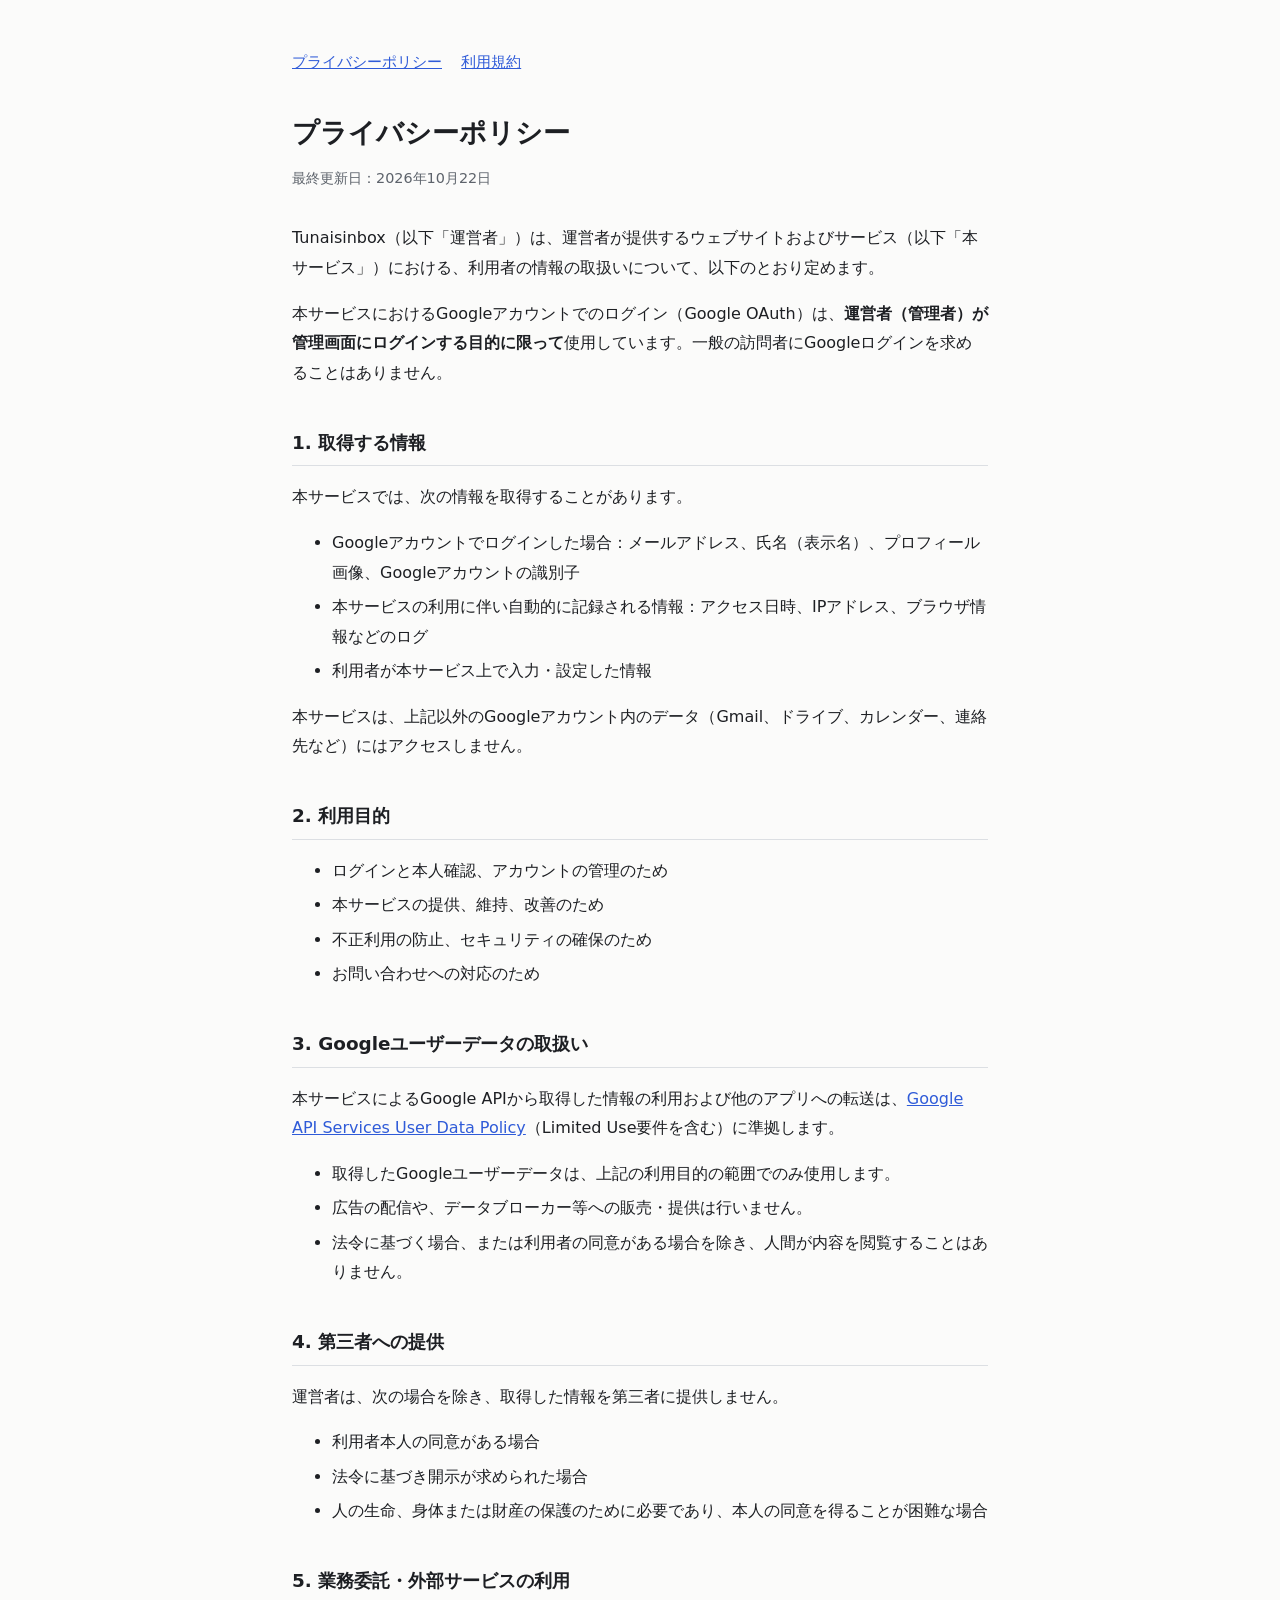
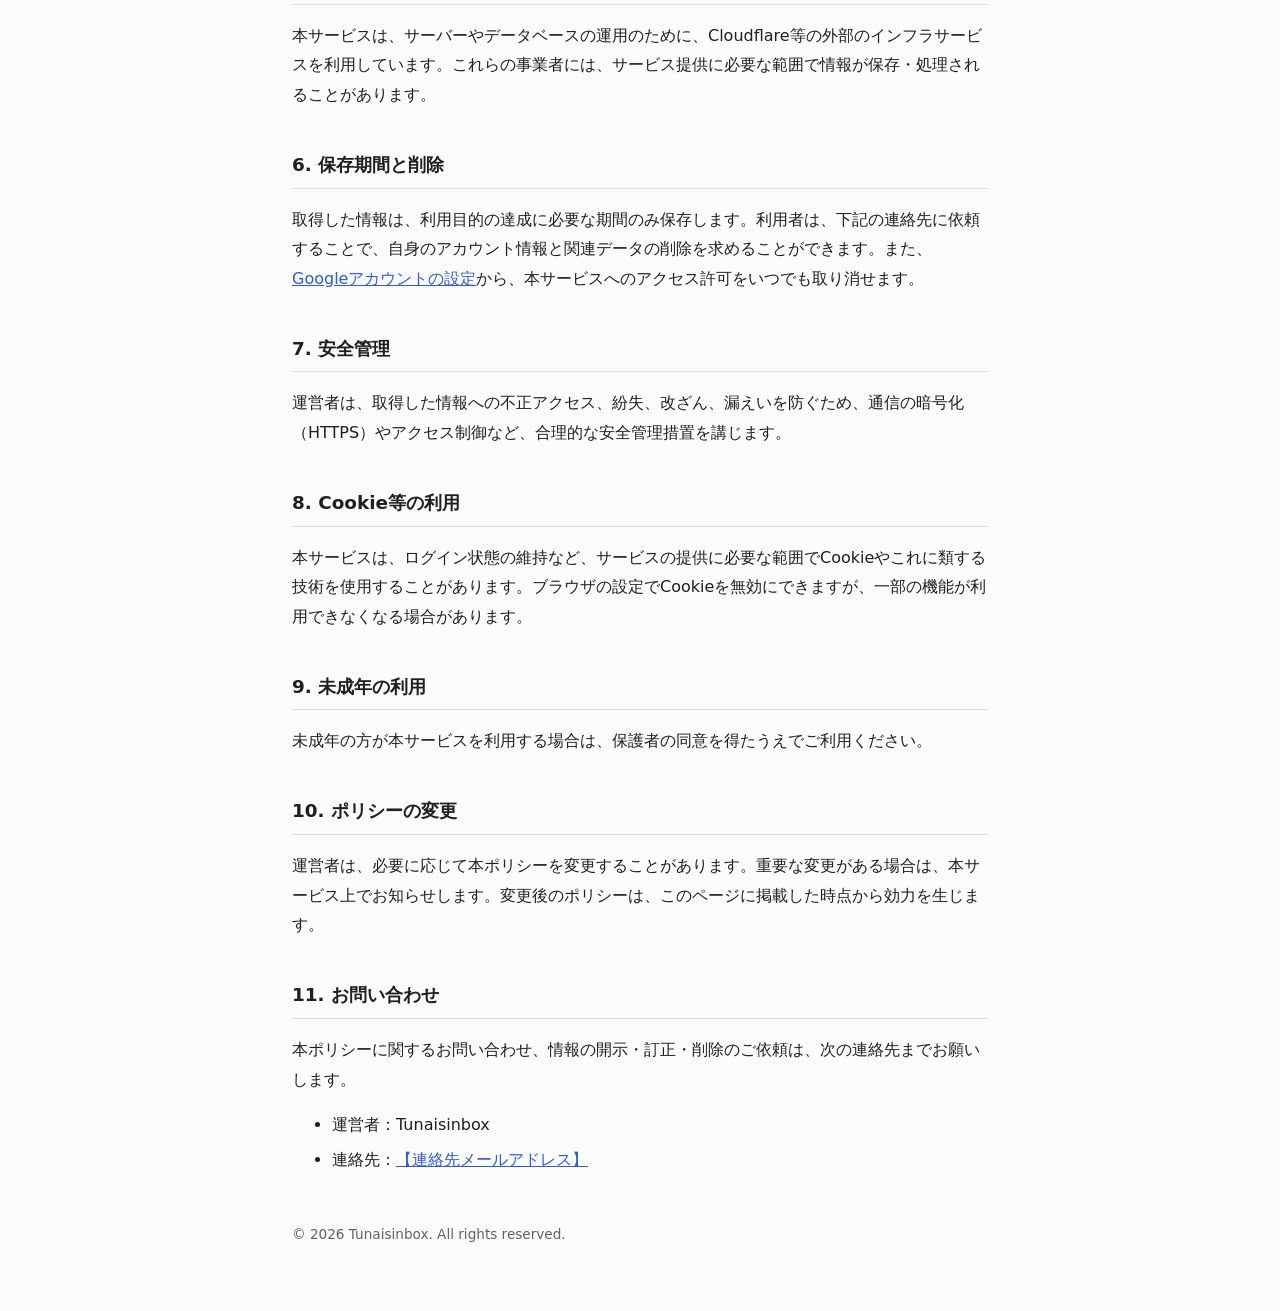
<file: support/op/privacy.html>
<!DOCTYPE html>
<html lang="ja">
<head>
<meta charset="utf-8">
<meta name="viewport" content="width=device-width, initial-scale=1">
<title>プライバシーポリシー | Tunaisinbox</title>
<link rel="stylesheet" href="style.css">
</head>
<body>
<main>
<nav><a href="privacy.html" aria-current="page">プライバシーポリシー</a><a href="terms.html">利用規約</a></nav>
<h1>プライバシーポリシー</h1>
<p class="meta">最終更新日：2026年10月22日</p>

<p>Tunaisinbox（以下「運営者」）は、運営者が提供するウェブサイトおよびサービス（以下「本サービス」）における、利用者の情報の取扱いについて、以下のとおり定めます。</p>

<p>本サービスにおけるGoogleアカウントでのログイン（Google OAuth）は、<strong>運営者（管理者）が管理画面にログインする目的に限って</strong>使用しています。一般の訪問者にGoogleログインを求めることはありません。</p>

<h2>1. 取得する情報</h2>
<p>本サービスでは、次の情報を取得することがあります。</p>
<ul>
<li>Googleアカウントでログインした場合：メールアドレス、氏名（表示名）、プロフィール画像、Googleアカウントの識別子</li>
<li>本サービスの利用に伴い自動的に記録される情報：アクセス日時、IPアドレス、ブラウザ情報などのログ</li>
<li>利用者が本サービス上で入力・設定した情報</li>
</ul>
<p>本サービスは、上記以外のGoogleアカウント内のデータ（Gmail、ドライブ、カレンダー、連絡先など）にはアクセスしません。</p>

<h2>2. 利用目的</h2>
<ul>
<li>ログインと本人確認、アカウントの管理のため</li>
<li>本サービスの提供、維持、改善のため</li>
<li>不正利用の防止、セキュリティの確保のため</li>
<li>お問い合わせへの対応のため</li>
</ul>

<h2>3. Googleユーザーデータの取扱い</h2>
<p>本サービスによるGoogle APIから取得した情報の利用および他のアプリへの転送は、<a href="https://developers.google.com/terms/api-services-user-data-policy" rel="noopener">Google API Services User Data Policy</a>（Limited Use要件を含む）に準拠します。</p>
<ul>
<li>取得したGoogleユーザーデータは、上記の利用目的の範囲でのみ使用します。</li>
<li>広告の配信や、データブローカー等への販売・提供は行いません。</li>
<li>法令に基づく場合、または利用者の同意がある場合を除き、人間が内容を閲覧することはありません。</li>
</ul>

<h2>4. 第三者への提供</h2>
<p>運営者は、次の場合を除き、取得した情報を第三者に提供しません。</p>
<ul>
<li>利用者本人の同意がある場合</li>
<li>法令に基づき開示が求められた場合</li>
<li>人の生命、身体または財産の保護のために必要であり、本人の同意を得ることが困難な場合</li>
</ul>

<h2>5. 業務委託・外部サービスの利用</h2>
<p>本サービスは、サーバーやデータベースの運用のために、Cloudflare等の外部のインフラサービスを利用しています。これらの事業者には、サービス提供に必要な範囲で情報が保存・処理されることがあります。</p>

<h2>6. 保存期間と削除</h2>
<p>取得した情報は、利用目的の達成に必要な期間のみ保存します。利用者は、下記の連絡先に依頼することで、自身のアカウント情報と関連データの削除を求めることができます。また、<a href="https://myaccount.google.com/permissions" rel="noopener">Googleアカウントの設定</a>から、本サービスへのアクセス許可をいつでも取り消せます。</p>

<h2>7. 安全管理</h2>
<p>運営者は、取得した情報への不正アクセス、紛失、改ざん、漏えいを防ぐため、通信の暗号化（HTTPS）やアクセス制御など、合理的な安全管理措置を講じます。</p>

<h2>8. Cookie等の利用</h2>
<p>本サービスは、ログイン状態の維持など、サービスの提供に必要な範囲でCookieやこれに類する技術を使用することがあります。ブラウザの設定でCookieを無効にできますが、一部の機能が利用できなくなる場合があります。</p>

<h2>9. 未成年の利用</h2>
<p>未成年の方が本サービスを利用する場合は、保護者の同意を得たうえでご利用ください。</p>

<h2>10. ポリシーの変更</h2>
<p>運営者は、必要に応じて本ポリシーを変更することがあります。重要な変更がある場合は、本サービス上でお知らせします。変更後のポリシーは、このページに掲載した時点から効力を生じます。</p>

<h2>11. お問い合わせ</h2>
<p>本ポリシーに関するお問い合わせ、情報の開示・訂正・削除のご依頼は、次の連絡先までお願いします。</p>
<ul>
<li>運営者：Tunaisinbox</li>
<li>連絡先：<a href="mailto:【連絡先メールアドレス】">【連絡先メールアドレス】</a></li>
</ul>

<footer>© 2026 Tunaisinbox. All rights reserved.</footer>
</main>
</body>
</html>
</file>
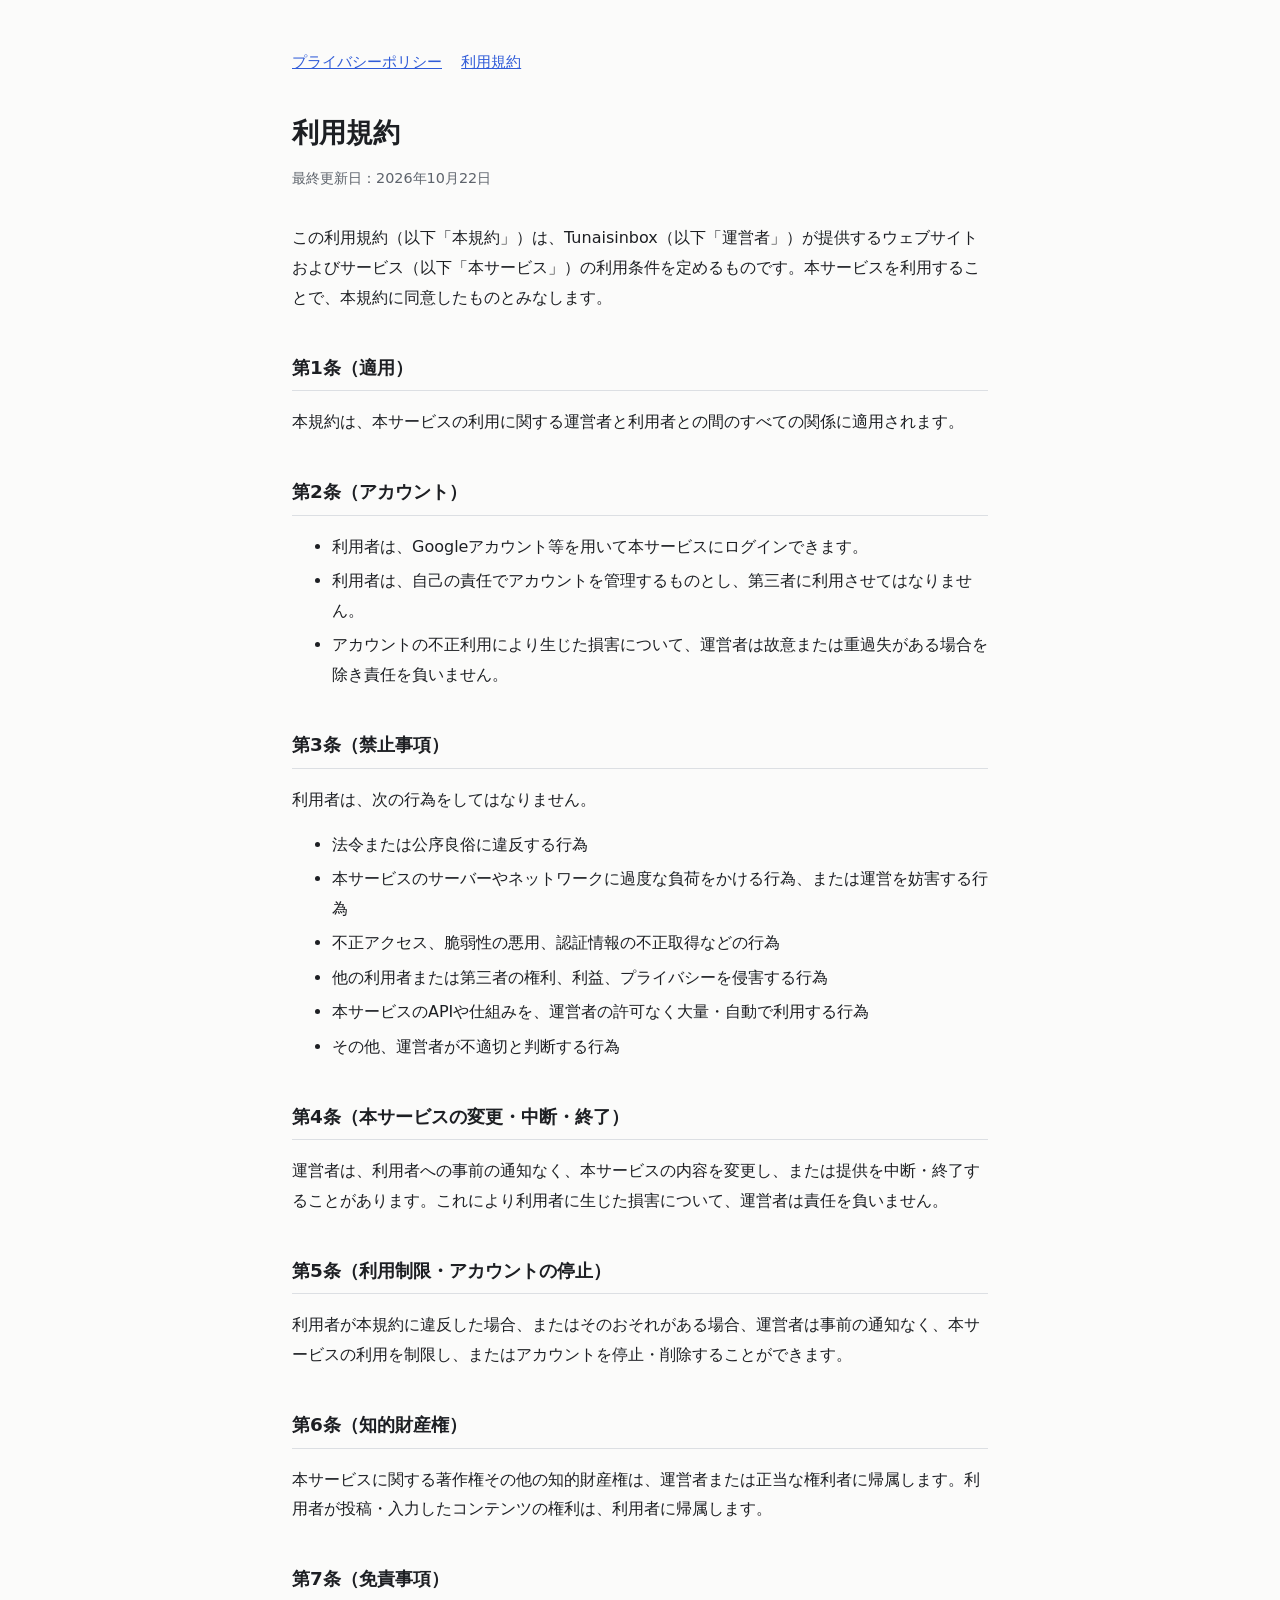
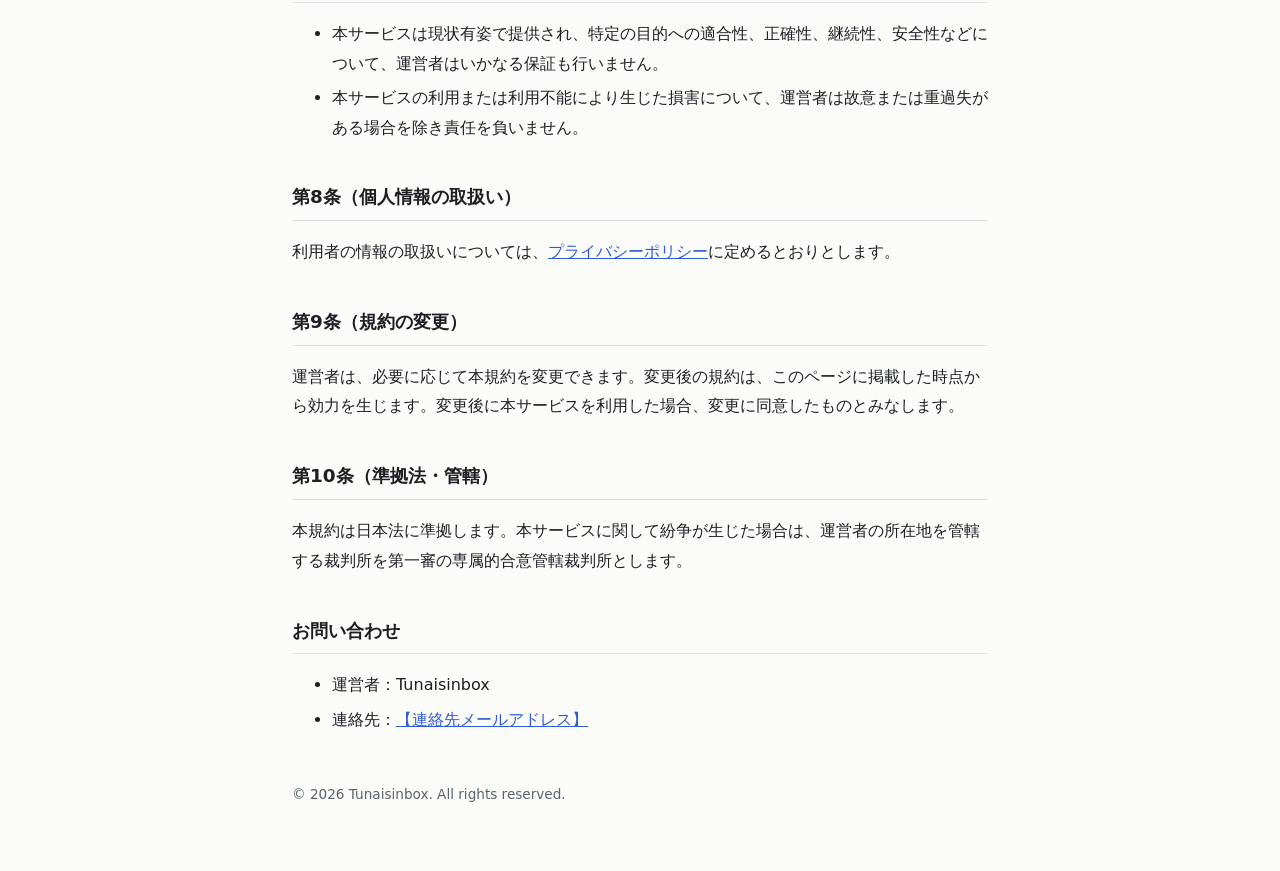
<file: support/op/terms.html>
<!DOCTYPE html>
<html lang="ja">
<head>
<meta charset="utf-8">
<meta name="viewport" content="width=device-width, initial-scale=1">
<title>利用規約 | Tunaisinbox</title>
<link rel="stylesheet" href="style.css">
</head>
<body>
<main>
<nav><a href="privacy.html">プライバシーポリシー</a><a href="terms.html" aria-current="page">利用規約</a></nav>
<h1>利用規約</h1>
<p class="meta">最終更新日：2026年10月22日</p>

<p>この利用規約（以下「本規約」）は、Tunaisinbox（以下「運営者」）が提供するウェブサイトおよびサービス（以下「本サービス」）の利用条件を定めるものです。本サービスを利用することで、本規約に同意したものとみなします。</p>

<h2>第1条（適用）</h2>
<p>本規約は、本サービスの利用に関する運営者と利用者との間のすべての関係に適用されます。</p>

<h2>第2条（アカウント）</h2>
<ul>
<li>利用者は、Googleアカウント等を用いて本サービスにログインできます。</li>
<li>利用者は、自己の責任でアカウントを管理するものとし、第三者に利用させてはなりません。</li>
<li>アカウントの不正利用により生じた損害について、運営者は故意または重過失がある場合を除き責任を負いません。</li>
</ul>

<h2>第3条（禁止事項）</h2>
<p>利用者は、次の行為をしてはなりません。</p>
<ul>
<li>法令または公序良俗に違反する行為</li>
<li>本サービスのサーバーやネットワークに過度な負荷をかける行為、または運営を妨害する行為</li>
<li>不正アクセス、脆弱性の悪用、認証情報の不正取得などの行為</li>
<li>他の利用者または第三者の権利、利益、プライバシーを侵害する行為</li>
<li>本サービスのAPIや仕組みを、運営者の許可なく大量・自動で利用する行為</li>
<li>その他、運営者が不適切と判断する行為</li>
</ul>

<h2>第4条（本サービスの変更・中断・終了）</h2>
<p>運営者は、利用者への事前の通知なく、本サービスの内容を変更し、または提供を中断・終了することがあります。これにより利用者に生じた損害について、運営者は責任を負いません。</p>

<h2>第5条（利用制限・アカウントの停止）</h2>
<p>利用者が本規約に違反した場合、またはそのおそれがある場合、運営者は事前の通知なく、本サービスの利用を制限し、またはアカウントを停止・削除することができます。</p>

<h2>第6条（知的財産権）</h2>
<p>本サービスに関する著作権その他の知的財産権は、運営者または正当な権利者に帰属します。利用者が投稿・入力したコンテンツの権利は、利用者に帰属します。</p>

<h2>第7条（免責事項）</h2>
<ul>
<li>本サービスは現状有姿で提供され、特定の目的への適合性、正確性、継続性、安全性などについて、運営者はいかなる保証も行いません。</li>
<li>本サービスの利用または利用不能により生じた損害について、運営者は故意または重過失がある場合を除き責任を負いません。</li>
</ul>

<h2>第8条（個人情報の取扱い）</h2>
<p>利用者の情報の取扱いについては、<a href="privacy.html">プライバシーポリシー</a>に定めるとおりとします。</p>

<h2>第9条（規約の変更）</h2>
<p>運営者は、必要に応じて本規約を変更できます。変更後の規約は、このページに掲載した時点から効力を生じます。変更後に本サービスを利用した場合、変更に同意したものとみなします。</p>

<h2>第10条（準拠法・管轄）</h2>
<p>本規約は日本法に準拠します。本サービスに関して紛争が生じた場合は、運営者の所在地を管轄する裁判所を第一審の専属的合意管轄裁判所とします。</p>

<h2>お問い合わせ</h2>
<ul>
<li>運営者：Tunaisinbox</li>
<li>連絡先：<a href="mailto:【連絡先メールアドレス】">【連絡先メールアドレス】</a></li>
</ul>

<footer>© 2026 Tunaisinbox. All rights reserved.</footer>
</main>
</body>
</html>
</file>
<file: support/op/style.css>
:root{--bg:#fbfbfa;--fg:#1d1f23;--muted:#5d636b;--line:#dcdfe3;--accent:#2f5bd8}
@media (prefers-color-scheme:dark){:root{--bg:#15171a;--fg:#e8eaed;--muted:#9aa0a6;--line:#2e3238;--accent:#8ab4f8}}
*{box-sizing:border-box}
body{margin:0;background:var(--bg);color:var(--fg);font-family:"Noto Sans JP","Hiragino Sans","Yu Gothic",system-ui,sans-serif;line-height:1.85}
main{max-width:46rem;margin:0 auto;padding:3rem 1.25rem 4rem}
h1{font-size:1.7rem;margin:0 0 .4rem}
h2{font-size:1.15rem;margin:2.4rem 0 .6rem;padding-bottom:.35rem;border-bottom:1px solid var(--line)}
p,li{font-size:1rem}
li{margin:.3rem 0}
.meta{color:var(--muted);font-size:.9rem;margin:0 0 2rem}
a{color:var(--accent)}
nav{display:flex;gap:1.2rem;margin-bottom:2rem;font-size:.95rem}
footer{margin-top:3rem;color:var(--muted);font-size:.85rem}
:focus-visible{outline:2px solid var(--accent);outline-offset:2px}
</file>
